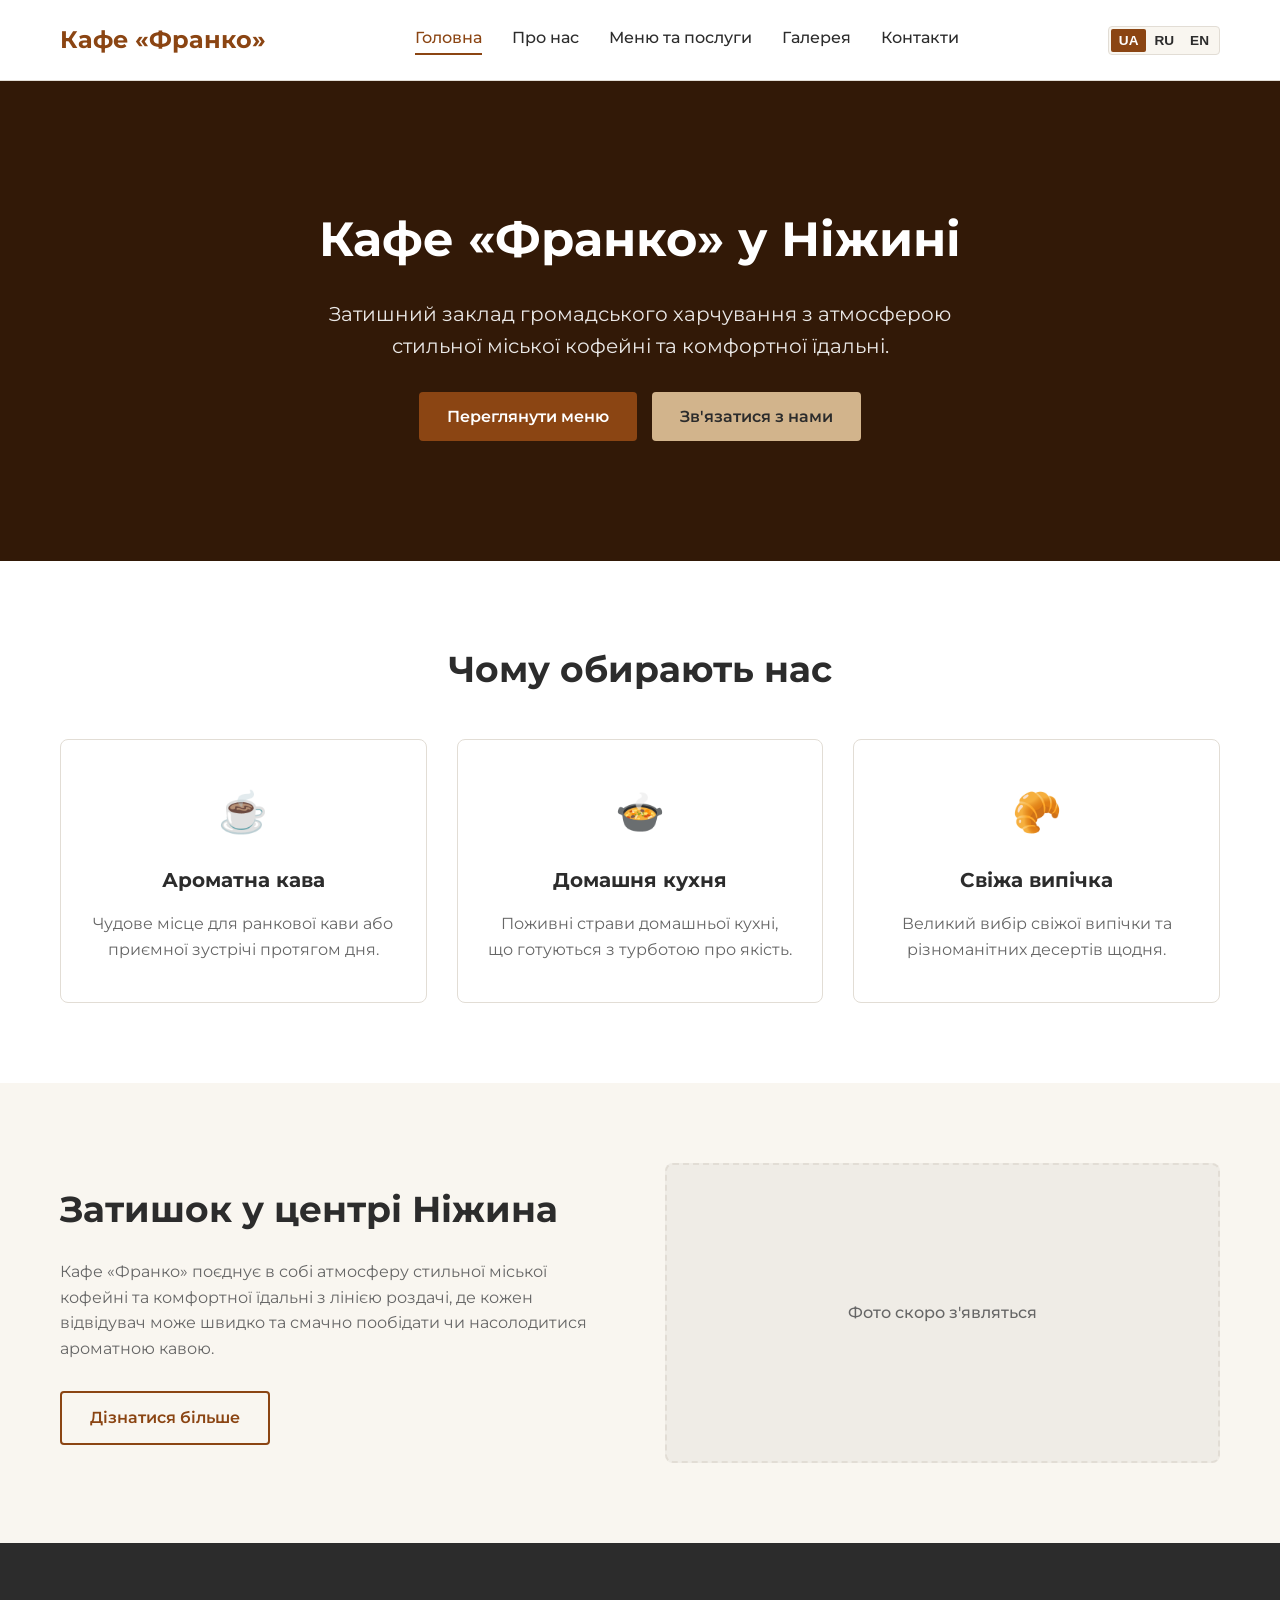
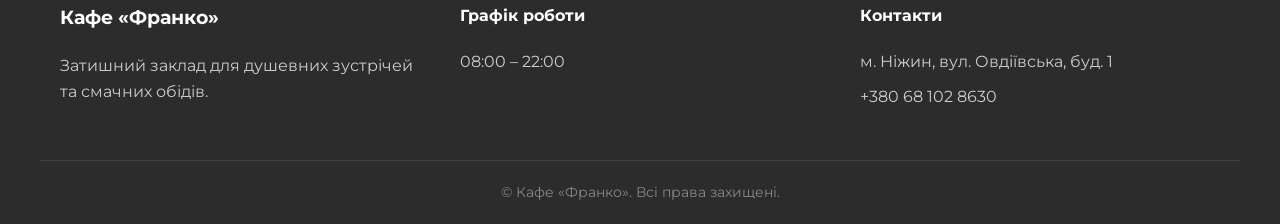
<file: index.html>
<!DOCTYPE html>
<html lang="uk">
<head>
    <meta charset="UTF-8">
    <meta name="viewport" content="width=device-width, initial-scale=1.0">
    <title>Кафе «Франко» — Ніжин</title>
    <link rel="stylesheet" href="assets/style.css">
    <link href="https://fonts.googleapis.com/css2?family=Montserrat:wght@400;500;600;700&display=swap" rel="stylesheet">
</head>
<body>
    <header class="site-header">
        <div class="container nav-container">
            <a href="index.html" class="logo" data-i18n="brand_name">Кафе «Франко»</a>
            <nav class="main-nav">
                <a href="index.html" class="nav-link active" data-i18n="nav_home">Головна</a>
                <a href="about.html" class="nav-link" data-i18n="nav_about">Про нас</a>
                <a href="services.html" class="nav-link" data-i18n="nav_services">Меню та послуги</a>
                <a href="gallery.html" class="nav-link" data-i18n="nav_gallery">Галерея</a>
                <a href="contacts.html" class="nav-link" data-i18n="nav_contacts">Контакти</a>
            </nav>
            <div class="header-controls">
                <div class="lang-switcher">
                    <button class="lang-btn active" data-lang="uk">UA</button>
                    <button class="lang-btn" data-lang="ru">RU</button>
                    <button class="lang-btn" data-lang="en">EN</button>
                </div>
                <button class="mobile-menu-toggle" aria-label="Меню">
                    <span></span><span></span><span></span>
                </button>
            </div>
        </div>
    </header>

    <main>
        <section class="hero">
            <div class="container hero-content">
                <h1 data-i18n="hero_title">Кафе «Франко» у Ніжині</h1>
                <p data-i18n="hero_subtitle">Затишний заклад громадського харчування з атмосферою стильної міської кофейні та комфортної їдальні.</p>
                <div class="hero-buttons">
                    <a href="services.html" class="btn btn-primary" data-i18n="btn_menu">Переглянути меню</a>
                    <a href="contacts.html" class="btn btn-secondary" data-i18n="btn_contacts">Зв'язатися з нами</a>
                </div>
            </div>
        </section>

        <section class="features section-padding">
            <div class="container">
                <h2 class="section-title" data-i18n="features_title">Чому обирають нас</h2>
                <div class="features-grid">
                    <div class="feature-card">
                        <div class="feature-icon">☕</div>
                        <h3 data-i18n="feat_1_title">Ароматна кава</h3>
                        <p data-i18n="feat_1_desc">Чудове місце для ранкової кави або приємної зустрічі протягом дня.</p>
                    </div>
                    <div class="feature-card">
                        <div class="feature-icon">🍲</div>
                        <h3 data-i18n="feat_2_title">Домашня кухня</h3>
                        <p data-i18n="feat_2_desc">Поживні страви домашньої кухні, що готуються з турботою про якість.</p>
                    </div>
                    <div class="feature-card">
                        <div class="feature-icon">🥐</div>
                        <h3 data-i18n="feat_3_title">Свіжа випічка</h3>
                        <p data-i18n="feat_3_desc">Великий вибір свіжої випічки та різноманітних десертів щодня.</p>
                    </div>
                </div>
            </div>
        </section>

        <section class="about-preview section-padding bg-light">
            <div class="container about-preview-grid">
                <div class="about-preview-text">
                    <h2 class="section-title" data-i18n="about_preview_title">Затишок у центрі Ніжина</h2>
                    <p data-i18n="about_preview_desc">Кафе «Франко» поєднує в собі атмосферу стильної міської кофейні та комфортної їдальні з лінією роздачі, де кожен відвідувач може швидко та смачно пообідати чи насолодитися ароматною кавою.</p>
                    <a href="about.html" class="btn btn-outline" data-i18n="btn_read_more">Дізнатися більше</a>
                </div>
                <div class="about-preview-image">
                    <div class="css-placeholder" data-i18n="photo_soon">Фото скоро з'являться</div>
                </div>
            </div>
        </section>
    </main>

    <footer class="site-footer">
        <div class="container footer-container">
            <div class="footer-col">
                <h3 data-i18n="brand_name">Кафе «Франко»</h3>
                <p data-i18n="footer_desc">Затишний заклад для душевних зустрічей та смачних обідів.</p>
            </div>
            <div class="footer-col">
                <h4 data-i18n="footer_hours_title">Графік роботи</h4>
                <p>08:00 – 22:00</p>
            </div>
            <div class="footer-col">
                <h4 data-i18n="footer_contacts_title">Контакти</h4>
                <p data-i18n="footer_address">м. Ніжин, вул. Овдіївська, буд. 1</p>
                <p><a href="tel:+380681028630">+380 68 102 8630</a></p>
            </div>
        </div>
        <div class="footer-bottom">
            <div class="container">
                <p>&copy; Кафе «Франко». <span data-i18n="all_rights">Всі права захищені.</span></p>
            </div>
        </div>
    </footer>

    <script src="assets/script.js"></script>
</body>
</html>
</file>
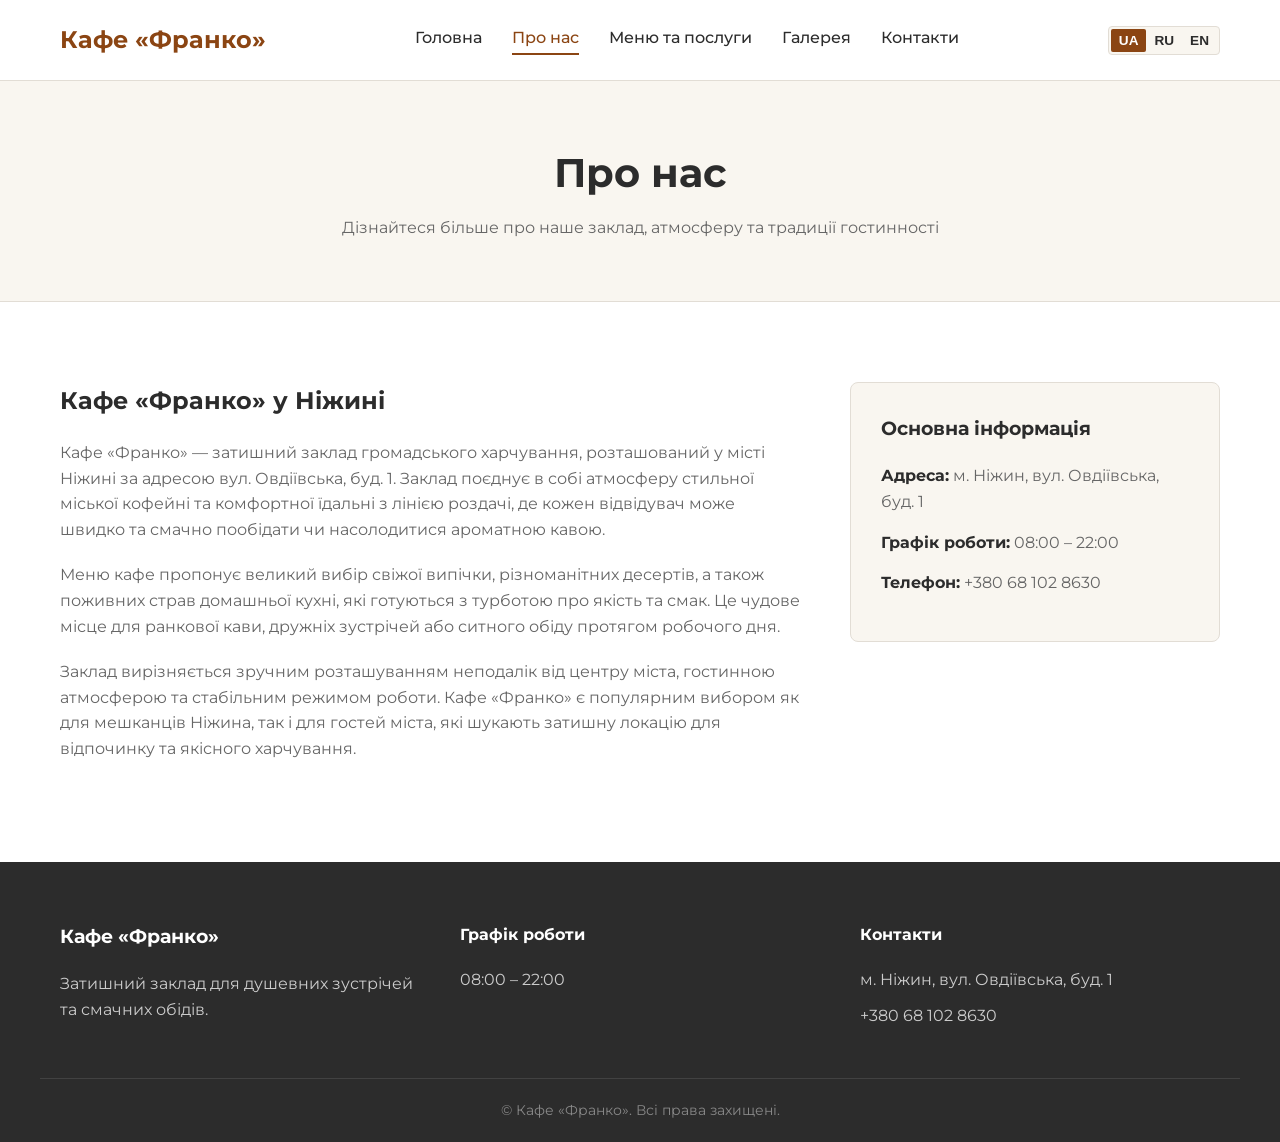
<file: about.html>
<!DOCTYPE html>
<html lang="uk">
<head>
    <meta charset="UTF-8">
    <meta name="viewport" content="width=device-width, initial-scale=1.0">
    <title>Про нас — Кафе «Франко»</title>
    <link rel="stylesheet" href="assets/style.css">
    <link href="https://fonts.googleapis.com/css2?family=Montserrat:wght@400;500;600;700&display=swap" rel="stylesheet">
</head>
<body>
    <header class="site-header">
        <div class="container nav-container">
            <a href="index.html" class="logo" data-i18n="brand_name">Кафе «Франко»</a>
            <nav class="main-nav">
                <a href="index.html" class="nav-link" data-i18n="nav_home">Головна</a>
                <a href="about.html" class="nav-link active" data-i18n="nav_about">Про нас</a>
                <a href="services.html" class="nav-link" data-i18n="nav_services">Меню та послуги</a>
                <a href="gallery.html" class="nav-link" data-i18n="nav_gallery">Галерея</a>
                <a href="contacts.html" class="nav-link" data-i18n="nav_contacts">Контакти</a>
            </nav>
            <div class="header-controls">
                <div class="lang-switcher">
                    <button class="lang-btn active" data-lang="uk">UA</button>
                    <button class="lang-btn" data-lang="ru">RU</button>
                    <button class="lang-btn" data-lang="en">EN</button>
                </div>
                <button class="mobile-menu-toggle" aria-label="Меню">
                    <span></span><span></span><span></span>
                </button>
            </div>
        </div>
    </header>

    <main>
        <section class="page-header">
            <div class="container">
                <h1 data-i18n="nav_about">Про нас</h1>
                <p data-i18n="about_subtitle">Дізнайтеся більше про наше кафе, атмосферу та традиції гостинності</p>
            </div>
        </section>

        <section class="section-padding">
            <div class="container about-content-grid">
                <div class="about-text">
                    <h2 data-i18n="about_heading">Кафе «Франко» у Ніжині</h2>
                    <p data-i18n="about_p1">Кафе «Франко» — затишний заклад громадського харчування, розташований у місті Ніжині за адресою вул. Овдіївська, буд. 1. Заклад поєднує в собі атмосферу стильної міської кофейні та комфортної їдальні з лінією роздачі, де кожен відвідувач може швидко та смачно пообідати чи насолодитися ароматною кавою.</p>
                    <p data-i18n="about_p2">Меню кафе пропонує великий вибір свіжої випічки, різноманітних десертів, а також поживних страв домашньої кухні, які готуються з турботою про якість та смак. Це чудове місце для ранкової кави, дружніх зустрічей або ситного обіду протягом робочого дня.</p>
                    <p data-i18n="about_p3">Заклад вирізняється зручним розташуванням неподалік від центру міста, гостинною атмосферою та стабільним режимом роботи. Кафе «Франко» є популярним вибором як для мешканців Ніжина, так і для гостей міста, які шукають затишну локацію для відпочинку та якісного харчування.</p>
                </div>
                <div class="about-sidebar">
                    <div class="info-card">
                        <h3 data-i18n="info_card_title">Основна інформація</h3>
                        <ul>
                            <li><strong data-i18n="lbl_address">Адреса:</strong> <span data-i18n="footer_address">м. Ніжин, вул. Овдіївська, буд. 1</span></li>
                            <li><strong data-i18n="lbl_hours">Графік роботи:</strong> 08:00 – 22:00</li>
                            <li><strong data-i18n="lbl_phone">Телефон:</strong> <a href="tel:+380681028630">+380 68 102 8630</a></li>
                        </ul>
                    </div>
                </div>
            </div>
        </section>
    </main>

    <footer class="site-footer">
        <div class="container footer-container">
            <div class="footer-col">
                <h3 data-i18n="brand_name">Кафе «Франко»</h3>
                <p data-i18n="footer_desc">Затишний заклад для душевних зустрічей та смачних обідів.</p>
            </div>
            <div class="footer-col">
                <h4 data-i18n="footer_hours_title">Графік роботи</h4>
                <p>08:00 – 22:00</p>
            </div>
            <div class="footer-col">
                <h4 data-i18n="footer_contacts_title">Контакти</h4>
                <p data-i18n="footer_address">м. Ніжин, вул. Овдіївська, буд. 1</p>
                <p><a href="tel:+380681028630">+380 68 102 8630</a></p>
            </div>
        </div>
        <div class="footer-bottom">
            <div class="container">
                <p>&copy; Кафе «Франко». <span data-i18n="all_rights">Всі права захищені.</span></p>
            </div>
        </div>
    </footer>

    <script src="assets/script.js"></script>
</body>
</html>
</file>
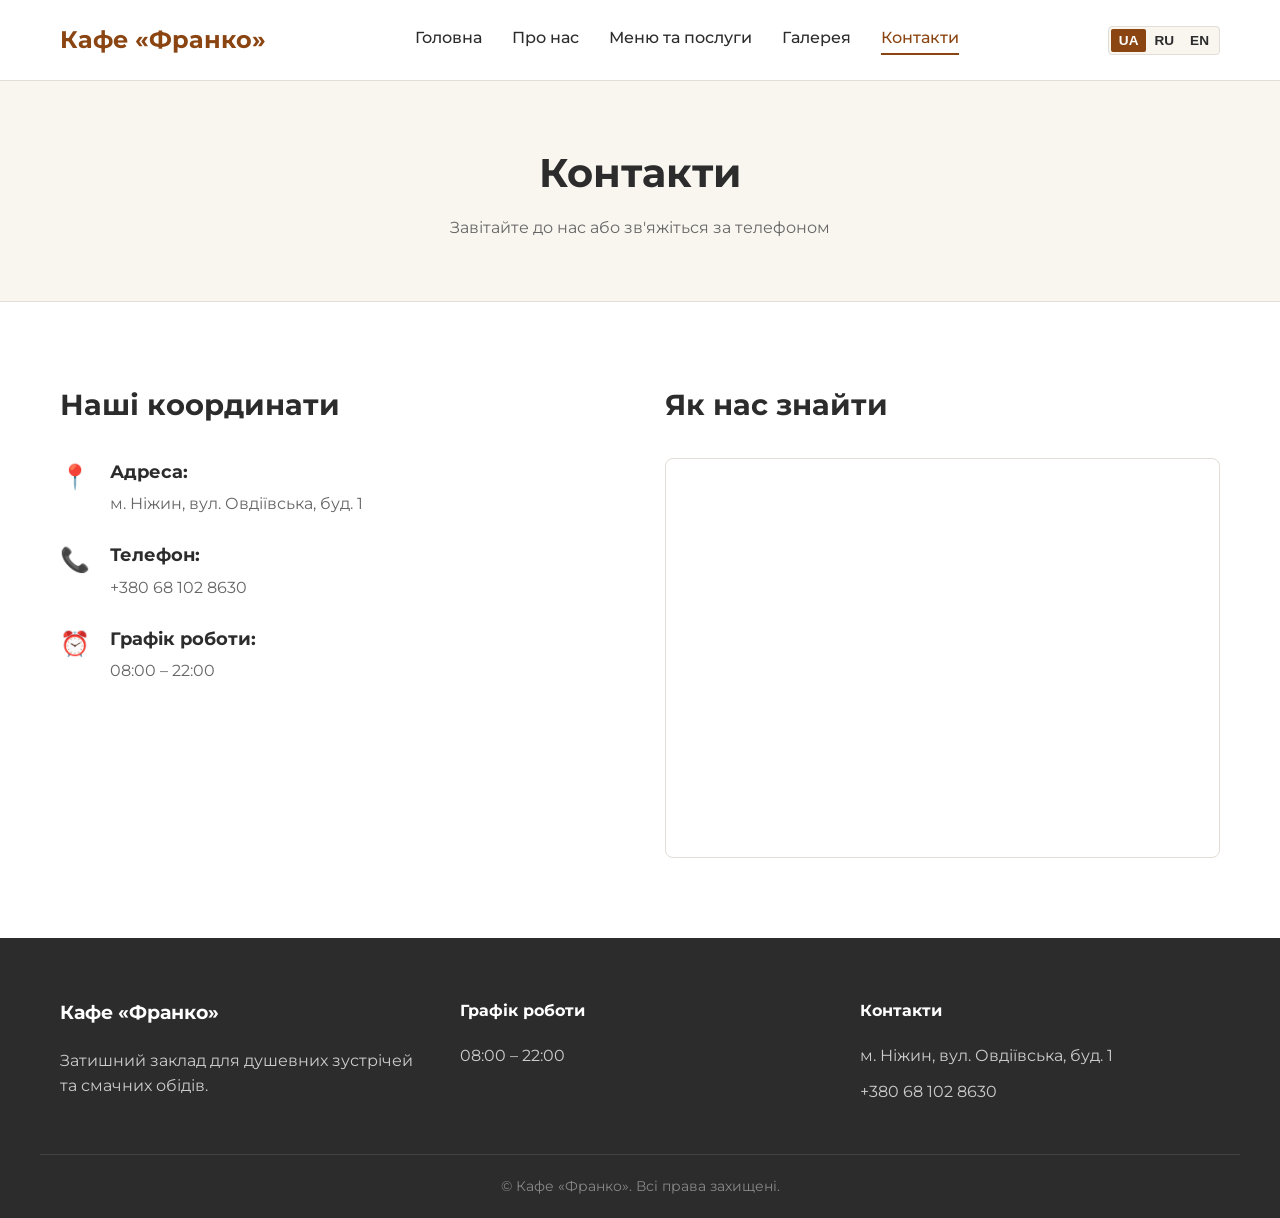
<file: contacts.html>
<!DOCTYPE html>
<html lang="uk">
<head>
    <meta charset="UTF-8">
    <meta name="viewport" content="width=device-width, initial-scale=1.0">
    <title>Контакти — Кафе «Франко»</title>
    <link rel="stylesheet" href="assets/style.css">
    <link href="https://fonts.googleapis.com/css2?family=Montserrat:wght@400;500;600;700&display=swap" rel="stylesheet">
</head>
<body>
    <header class="site-header">
        <div class="container nav-container">
            <a href="index.html" class="logo" data-i18n="brand_name">Кафе «Франко»</a>
            <nav class="main-nav">
                <a href="index.html" class="nav-link" data-i18n="nav_home">Головна</a>
                <a href="about.html" class="nav-link" data-i18n="nav_about">Про нас</a>
                <a href="services.html" class="nav-link" data-i18n="nav_services">Меню та послуги</a>
                <a href="gallery.html" class="nav-link" data-i18n="nav_gallery">Галерея</a>
                <a href="contacts.html" class="nav-link active" data-i18n="nav_contacts">Контакти</a>
            </nav>
            <div class="header-controls">
                <div class="lang-switcher">
                    <button class="lang-btn active" data-lang="uk">UA</button>
                    <button class="lang-btn" data-lang="ru">RU</button>
                    <button class="lang-btn" data-lang="en">EN</button>
                </div>
                <button class="mobile-menu-toggle" aria-label="Меню">
                    <span></span><span></span><span></span>
                </button>
            </div>
        </div>
    </header>

    <main>
        <section class="page-header">
            <div class="container">
                <h1 data-i18n="nav_contacts">Контакти</h1>
                <p data-i18n="contacts_subtitle">Завітайте до нас або зв'яжіться за телефоном</p>
            </div>
        </section>

        <section class="section-padding">
            <div class="container contacts-grid">
                <div class="contact-info-box">
                    <h2 data-i18n="contact_info_title">Наші координати</h2>
                    <div class="contact-item">
                        <div class="contact-icon">📍</div>
                        <div>
                            <h3 data-i18n="lbl_address">Адреса</h3>
                            <p data-i18n="footer_address">м. Ніжин, вул. Овдіївська, буд. 1</p>
                        </div>
                    </div>
                    <div class="contact-item">
                        <div class="contact-icon">📞</div>
                        <div>
                            <h3 data-i18n="lbl_phone">Телефон</h3>
                            <p><a href="tel:+380681028630">+380 68 102 8630</a></p>
                        </div>
                    </div>
                    <div class="contact-item">
                        <div class="contact-icon">⏰</div>
                        <div>
                            <h3 data-i18n="lbl_hours">Графік роботи</h3>
                            <p>08:00 – 22:00</p>
                        </div>
                    </div>
                </div>
                <div class="contact-map-box">
                    <h2 data-i18n="map_title">Як нас знайти</h2>
                    <div class="map-wrapper">
                        <iframe 
                            src="https://www.google.com/maps/embed?pb=!1m18!1m12!1m3!1d2531.4285!2d31.884!3d51.714!2m3!1f0!2f0!3f0!3m2!1i1024!2i768!4f13.1!3m3!1m2!1s0x0%3A0x0!2z0LLRg9C7LiDQntCS0LTRg9C40LLRgdGM0LrQuAsgMSwg0J3GnC...&output=embed"
                            width="100%" 
                            height="100%" 
                            style="border:0;" 
                            allowfullscreen="" 
                            loading="lazy" 
                            title="Кафе Франко на мапі">
                        </iframe>
                    </div>
                </div>
            </div>
        </section>
    </main>

    <footer class="site-footer">
        <div class="container footer-container">
            <div class="footer-col">
                <h3 data-i18n="brand_name">Кафе «Франко»</h3>
                <p data-i18n="footer_desc">Затишний заклад для душевних зустрічей та смачних обідів.</p>
            </div>
            <div class="footer-col">
                <h4 data-i18n="footer_hours_title">Графік роботи</h4>
                <p>08:00 – 22:00</p>
            </div>
            <div class="footer-col">
                <h4 data-i18n="footer_contacts_title">Контакти</h4>
                <p data-i18n="footer_address">м. Ніжин, вул. Овдіївська, буд. 1</p>
                <p><a href="tel:+380681028630">+380 68 102 8630</a></p>
            </div>
        </div>
        <div class="footer-bottom">
            <div class="container">
                <p>&copy; Кафе «Франко». <span data-i18n="all_rights">Всі права захищені.</span></p>
            </div>
        </div>
    </footer>

    <script src="assets/script.js"></script>
</body>
</html>
</file>
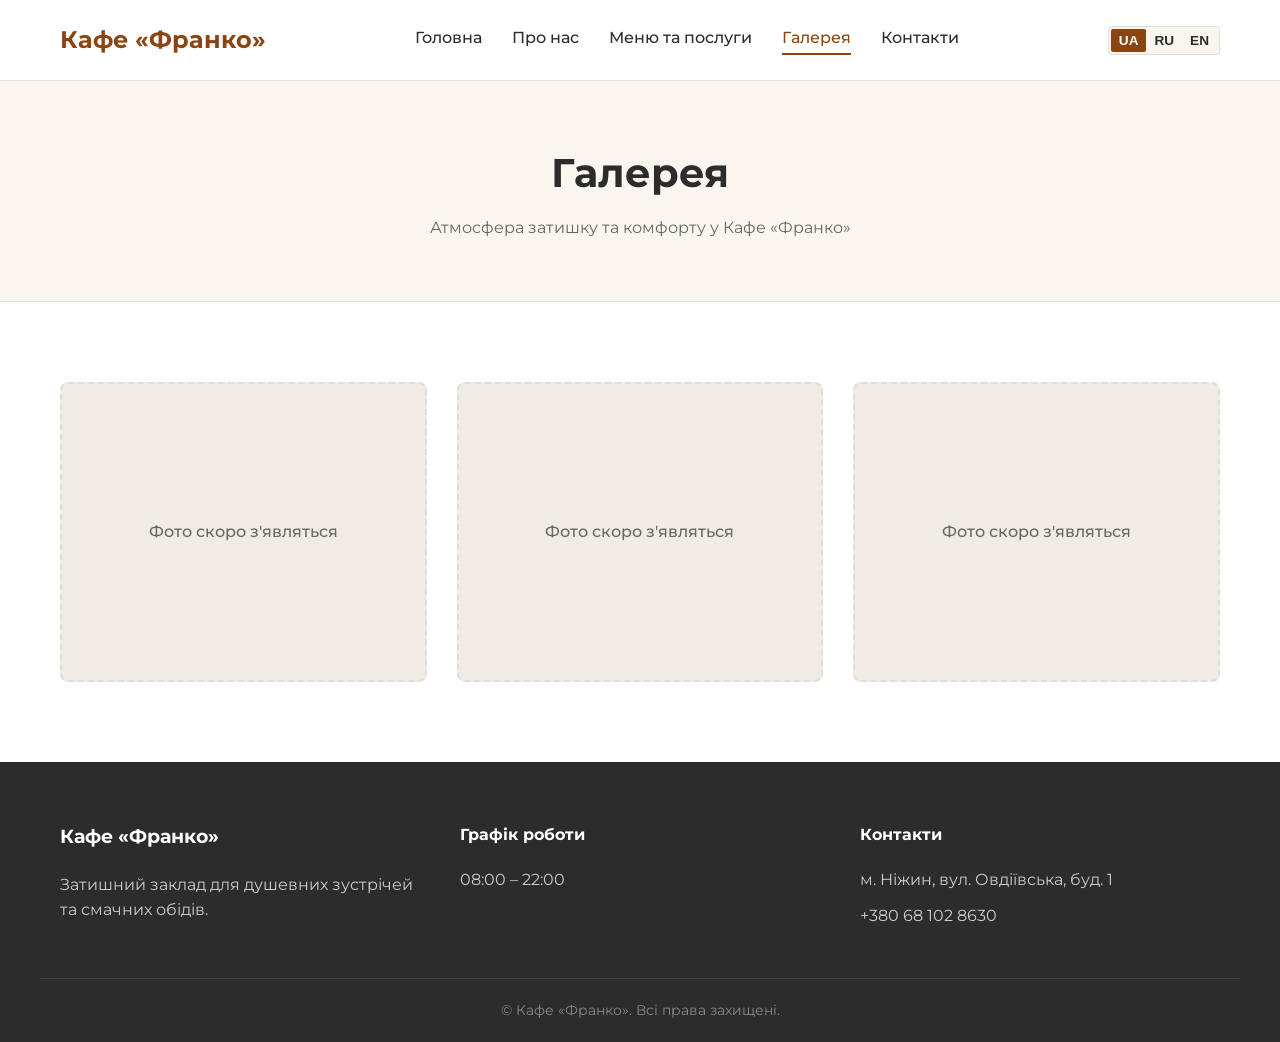
<file: gallery.html>
<!DOCTYPE html>
<html lang="uk">
<head>
    <meta charset="UTF-8">
    <meta name="viewport" content="width=device-width, initial-scale=1.0">
    <title>Галерея — Кафе «Франко»</title>
    <link rel="stylesheet" href="assets/style.css">
    <link href="https://fonts.googleapis.com/css2?family=Montserrat:wght@400;500;600;700&display=swap" rel="stylesheet">
</head>
<body>
    <header class="site-header">
        <div class="container nav-container">
            <a href="index.html" class="logo" data-i18n="brand_name">Кафе «Франко»</a>
            <nav class="main-nav">
                <a href="index.html" class="nav-link" data-i18n="nav_home">Головна</a>
                <a href="about.html" class="nav-link" data-i18n="nav_about">Про нас</a>
                <a href="services.html" class="nav-link" data-i18n="nav_services">Меню та послуги</a>
                <a href="gallery.html" class="nav-link active" data-i18n="nav_gallery">Галерея</a>
                <a href="contacts.html" class="nav-link" data-i18n="nav_contacts">Контакти</a>
            </nav>
            <div class="header-controls">
                <div class="lang-switcher">
                    <button class="lang-btn active" data-lang="uk">UA</button>
                    <button class="lang-btn" data-lang="ru">RU</button>
                    <button class="lang-btn" data-lang="en">EN</button>
                </div>
                <button class="mobile-menu-toggle" aria-label="Меню">
                    <span></span><span></span><span></span>
                </button>
            </div>
        </div>
    </header>

    <main>
        <section class="page-header">
            <div class="container">
                <h1 data-i18n="nav_gallery">Галерея</h1>
                <p data-i18n="gallery_subtitle">Атмосфера затишку та комфорту у Кафе «Франко»</p>
            </div>
        </section>

        <section class="section-padding">
            <div class="container">
                <div class="gallery-grid">
                    <div class="gallery-item">
                        <div class="css-placeholder" data-i18n="photo_soon">Фото скоро з'являться</div>
                    </div>
                    <div class="gallery-item">
                        <div class="css-placeholder" data-i18n="photo_soon">Фото скоро з'являться</div>
                    </div>
                    <div class="gallery-item">
                        <div class="css-placeholder" data-i18n="photo_soon">Фото скоро з'являться</div>
                    </div>
                </div>
            </div>
        </section>
    </main>

    <footer class="site-footer">
        <div class="container footer-container">
            <div class="footer-col">
                <h3 data-i18n="brand_name">Кафе «Франко»</h3>
                <p data-i18n="footer_desc">Затишний заклад для душевних зустрічей та смачних обідів.</p>
            </div>
            <div class="footer-col">
                <h4 data-i18n="footer_hours_title">Графік роботи</h4>
                <p>08:00 – 22:00</p>
            </div>
            <div class="footer-col">
                <h4 data-i18n="footer_contacts_title">Контакти</h4>
                <p data-i18n="footer_address">м. Ніжин, вул. Овдіївська, буд. 1</p>
                <p><a href="tel:+380681028630">+380 68 102 8630</a></p>
            </div>
        </div>
        <div class="footer-bottom">
            <div class="container">
                <p>&copy; Кафе «Франко». <span data-i18n="all_rights">Всі права захищені.</span></p>
            </div>
        </div>
    </footer>

    <script src="assets/script.js"></script>
</body>
</html>
</file>
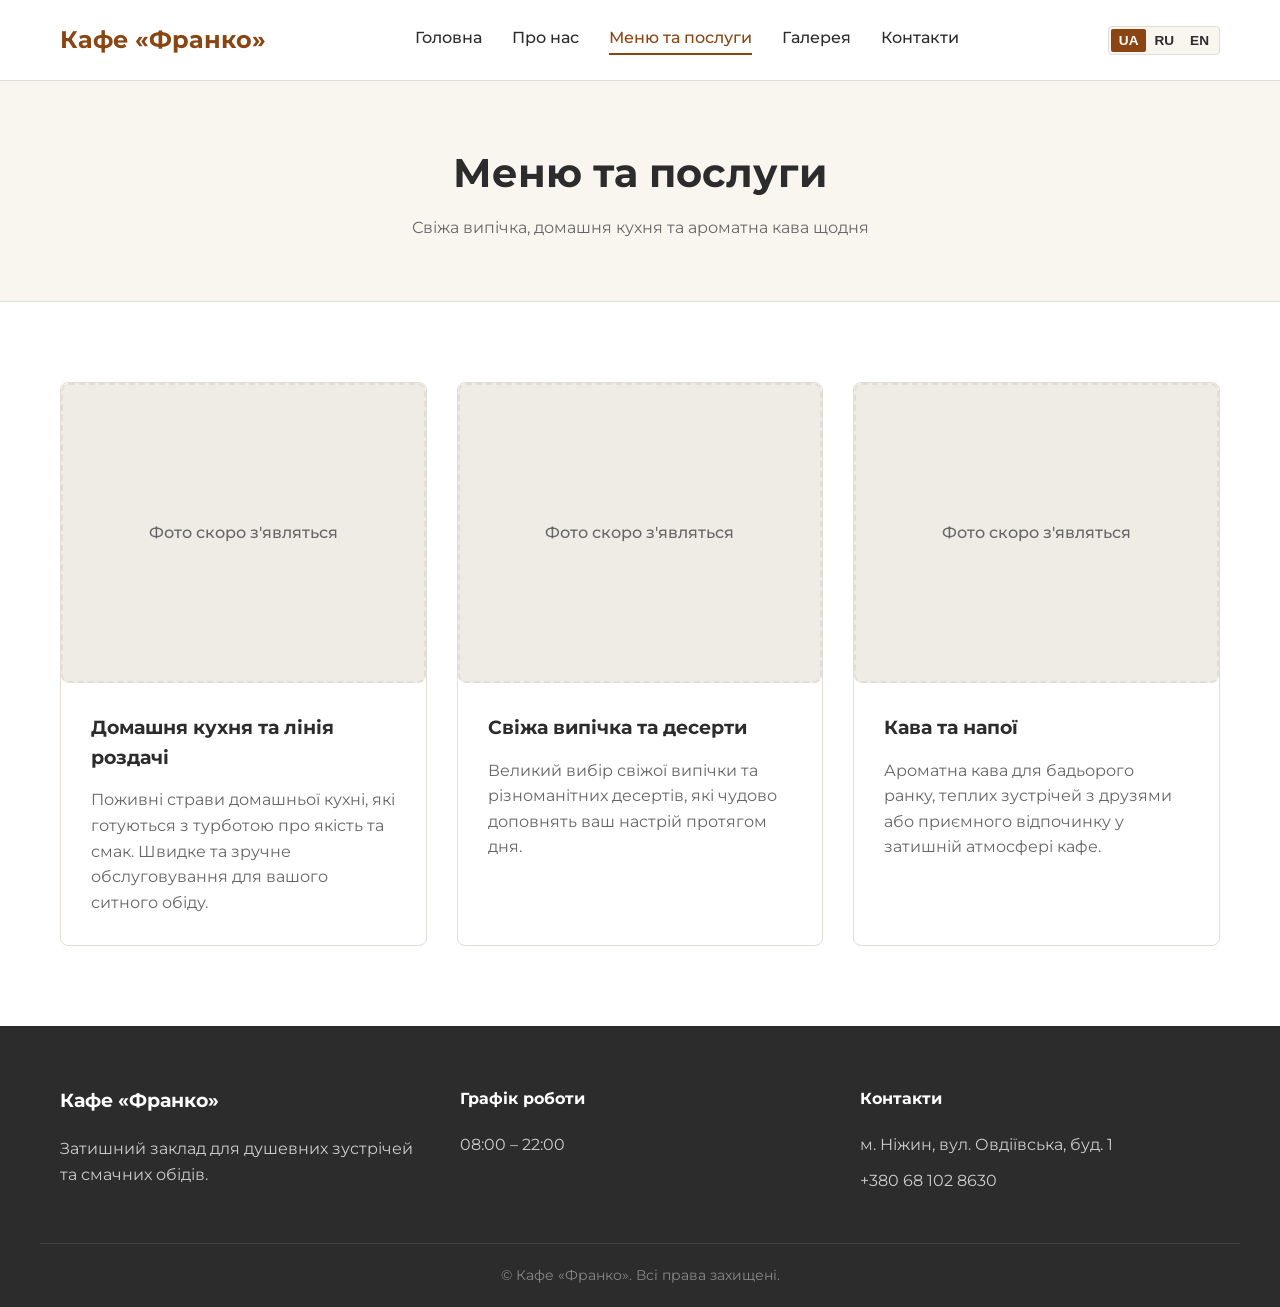
<file: services.html>
<!DOCTYPE html>
<html lang="uk">
<head>
    <meta charset="UTF-8">
    <meta name="viewport" content="width=device-width, initial-scale=1.0">
    <title>Меню та послуги — Кафе «Франко»</title>
    <link rel="stylesheet" href="assets/style.css">
    <link href="https://fonts.googleapis.com/css2?family=Montserrat:wght@400;500;600;700&display=swap" rel="stylesheet">
</head>
<body>
    <header class="site-header">
        <div class="container nav-container">
            <a href="index.html" class="logo" data-i18n="brand_name">Кафе «Франко»</a>
            <nav class="main-nav">
                <a href="index.html" class="nav-link" data-i18n="nav_home">Головна</a>
                <a href="about.html" class="nav-link" data-i18n="nav_about">Про нас</a>
                <a href="services.html" class="nav-link active" data-i18n="nav_services">Меню та послуги</a>
                <a href="gallery.html" class="nav-link" data-i18n="nav_gallery">Галерея</a>
                <a href="contacts.html" class="nav-link" data-i18n="nav_contacts">Контакти</a>
            </nav>
            <div class="header-controls">
                <div class="lang-switcher">
                    <button class="lang-btn active" data-lang="uk">UA</button>
                    <button class="lang-btn" data-lang="ru">RU</button>
                    <button class="lang-btn" data-lang="en">EN</button>
                </div>
                <button class="mobile-menu-toggle" aria-label="Меню">
                    <span></span><span></span><span></span>
                </button>
            </div>
        </div>
    </header>

    <main>
        <section class="page-header">
            <div class="container">
                <h1 data-i18n="nav_services">Меню та послуги</h1>
                <p data-i18n="services_subtitle">Свіжа випічка, домашня кухня та ароматна кава щодня</p>
            </div>
        </section>

        <section class="section-padding">
            <div class="container">
                <div class="services-grid">
                    <div class="service-card">
                        <div class="service-image-placeholder">
                            <div class="css-placeholder" data-i18n="photo_soon">Фото скоро з'являться</div>
                        </div>
                        <div class="service-content">
                            <h3 data-i18n="serv_1_title">Домашня кухня та лінія роздачі</h3>
                            <p data-i18n="serv_1_desc">Поживні страви домашньої кухні, які готуються з турботою про якість та смак. Швидке та зручне обслуговування для вашого ситного обіду.</p>
                        </div>
                    </div>
                    <div class="service-card">
                        <div class="service-image-placeholder">
                            <div class="css-placeholder" data-i18n="photo_soon">Фото скоро з'являться</div>
                        </div>
                        <div class="service-content">
                            <h3 data-i18n="serv_2_title">Свіжа випічка та десерти</h3>
                            <p data-i18n="serv_2_desc">Великий вибір свіжої випічки та різноманітних десертів, які чудово доповнять ваш настрій протягом дня.</p>
                        </div>
                    </div>
                    <div class="service-card">
                        <div class="service-image-placeholder">
                            <div class="css-placeholder" data-i18n="photo_soon">Фото скоро з'являться</div>
                        </div>
                        <div class="service-content">
                            <h3 data-i18n="serv_3_title">Кава та напої</h3>
                            <p data-i18n="serv_3_desc">Ароматна кава для бадьорого ранку, теплих зустрічей з друзями або приємного відпочинку у затишній атмосфері кафе.</p>
                        </div>
                    </div>
                </div>
            </div>
        </section>
    </main>

    <footer class="site-footer">
        <div class="container footer-container">
            <div class="footer-col">
                <h3 data-i18n="brand_name">Кафе «Франко»</h3>
                <p data-i18n="footer_desc">Затишний заклад для душевних зустрічей та смачних обідів.</p>
            </div>
            <div class="footer-col">
                <h4 data-i18n="footer_hours_title">Графік роботи</h4>
                <p>08:00 – 22:00</p>
            </div>
            <div class="footer-col">
                <h4 data-i18n="footer_contacts_title">Контакти</h4>
                <p data-i18n="footer_address">м. Ніжин, вул. Овдіївська, буд. 1</p>
                <p><a href="tel:+380681028630">+380 68 102 8630</a></p>
            </div>
        </div>
        <div class="footer-bottom">
            <div class="container">
                <p>&copy; Кафе «Франко». <span data-i18n="all_rights">Всі права захищені.</span></p>
            </div>
        </div>
    </footer>

    <script src="assets/script.js"></script>
</body>
</html>
</file>
<file: assets/style.css>
:root {
    --primary: #8B4513;
    --primary-dark: #65320e;
    --secondary: #D2B48C;
    --text-dark: #2C2C2C;
    --text-light: #666666;
    --bg-light: #F9F6F0;
    --white: #FFFFFF;
    --border-color: #E2DDD5;
    --transition: all 0.3s ease;
}

* {
    box-sizing: border-box;
    margin: 0;
    padding: 0;
}

body {
    font-family: 'Montserrat', sans-serif;
    color: var(--text-dark);
    background-color: var(--white);
    line-height: 1.6;
    display: flex;
    flex-direction: column;
    min-height: 100vh;
}

a {
    text-decoration: none;
    color: inherit;
    transition: var(--transition);
}

ul {
    list-style: none;
}

.container {
    width: 100%;
    max-width: 1200px;
    margin: 0 auto;
    padding: 0 20px;
}

/* Header */
.site-header {
    background-color: var(--white);
    border-bottom: 1px solid var(--border-color);
    position: sticky;
    top: 0;
    z-index: 1000;
}

.nav-container {
    display: flex;
    align-items: center;
    justify-content: space-between;
    height: 80px;
}

.logo {
    font-weight: 700;
    font-size: 1.5rem;
    color: var(--primary);
}

.main-nav {
    display: flex;
    gap: 30px;
}

.nav-link {
    font-weight: 500;
    color: var(--text-dark);
    position: relative;
    padding-bottom: 5px;
}

.nav-link:hover,
.nav-link.active {
    color: var(--primary);
}

.nav-link.active::after {
    content: '';
    position: absolute;
    bottom: 0;
    left: 0;
    width: 100%;
    height: 2px;
    background-color: var(--primary);
}

.header-controls {
    display: flex;
    align-items: center;
    gap: 15px;
}

.lang-switcher {
    display: flex;
    background: var(--bg-light);
    border-radius: 4px;
    padding: 2px;
    border: 1px solid var(--border-color);
}

.lang-btn {
    background: none;
    border: none;
    padding: 4px 8px;
    font-size: 0.85rem;
    font-weight: 600;
    cursor: pointer;
    border-radius: 2px;
    color: var(--text-dark);
    transition: var(--transition);
}

.lang-btn.active,
.lang-btn:hover {
    background: var(--primary);
    color: var(--white);
}

.mobile-menu-toggle {
    display: none;
    flex-direction: column;
    justify-content: space-between;
    width: 30px;
    height: 21px;
    background: none;
    border: none;
    cursor: pointer;
}

.mobile-menu-toggle span {
    width: 100%;
    height: 3px;
    background-color: var(--primary);
    border-radius: 2px;
    transition: var(--transition);
}

/* Hero Section */
.hero {
    background: linear-gradient(rgba(0,0,0,0.5), rgba(0,0,0,0.5)), var(--primary-dark);
    color: var(--white);
    padding: 120px 0;
    text-align: center;
    background-size: cover;
    background-position: center;
}

.hero-content h1 {
    font-size: 3rem;
    margin-bottom: 20px;
    font-weight: 700;
}

.hero-content p {
    font-size: 1.25rem;
    max-width: 700px;
    margin: 0 auto 30px;
    opacity: 0.9;
}

.hero-buttons {
    display: flex;
    justify-content: center;
    gap: 15px;
}

/* Buttons */
.btn {
    display: inline-block;
    padding: 12px 28px;
    border-radius: 4px;
    font-weight: 600;
    text-align: center;
    cursor: pointer;
    transition: var(--transition);
}

.btn-primary {
    background-color: var(--primary);
    color: var(--white);
}

.btn-primary:hover {
    background-color: var(--primary-dark);
}

.btn-secondary {
    background-color: var(--secondary);
    color: var(--text-dark);
}

.btn-secondary:hover {
    background-color: #c4a47c;
}

.btn-outline {
    border: 2px solid var(--primary);
    color: var(--primary);
}

.btn-outline:hover {
    background-color: var(--primary);
    color: var(--white);
}

/* Sections */
.section-padding {
    padding: 80px 0;
}

.bg-light {
    background-color: var(--bg-light);
}

.section-title {
    font-size: 2.25rem;
    margin-bottom: 40px;
    text-align: center;
    color: var(--text-dark);
}

/* Features */
.features-grid {
    display: grid;
    grid-template-columns: repeat(auto-fit, minmax(300px, 1fr));
    gap: 30px;
}

.feature-card {
    background: var(--white);
    padding: 40px 30px;
    border-radius: 8px;
    border: 1px solid var(--border-color);
    text-align: center;
    transition: var(--transition);
}

.feature-card:hover {
    transform: translateY(-5px);
    box-shadow: 0 10px 20px rgba(0,0,0,0.05);
}

.feature-icon {
    font-size: 2.5rem;
    margin-bottom: 20px;
}

.feature-card h3 {
    margin-bottom: 15px;
    font-size: 1.25rem;
}

.feature-card p {
    color: var(--text-light);
}

/* About Preview */
.about-preview-grid {
    display: grid;
    grid-template-columns: 1fr 1fr;
    gap: 50px;
    align-items: center;
}

.about-preview-text h2 {
    text-align: left;
    margin-bottom: 20px;
}

.about-preview-text p {
    color: var(--text-light);
    margin-bottom: 30px;
}

/* Placeholders */
.css-placeholder {
    width: 100%;
    height: 300px;
    background-color: #EFECE6;
    border: 2px dashed var(--border-color);
    display: flex;
    align-items: center;
    justify-content: center;
    color: var(--text-light);
    font-weight: 500;
    border-radius: 8px;
    text-align: center;
    padding: 20px;
}

/* Page Header */
.page-header {
    background-color: var(--bg-light);
    padding: 60px 0;
    text-align: center;
    border-bottom: 1px solid var(--border-color);
}

.page-header h1 {
    font-size: 2.5rem;
    margin-bottom: 10px;
}

.page-header p {
    color: var(--text-light);
}

/* About Page */
.about-content-grid {
    display: grid;
    grid-template-columns: 2fr 1fr;
    gap: 50px;
}

.about-text p {
    margin-bottom: 20px;
    color: var(--text-light);
}

.about-text h2 {
    margin-bottom: 20px;
}

.info-card {
    background: var(--bg-light);
    padding: 30px;
    border-radius: 8px;
    border: 1px solid var(--border-color);
}

.info-card h3 {
    margin-bottom: 20px;
    font-size: 1.2rem;
}

.info-card ul li {
    margin-bottom: 15px;
    color: var(--text-light);
}

.info-card ul li strong {
    color: var(--text-dark);
}

/* Services Grid */
.services-grid {
    display: grid;
    grid-template-columns: repeat(auto-fit, minmax(350px, 1fr));
    gap: 30px;
}

.service-card {
    background: var(--white);
    border: 1px solid var(--border-color);
    border-radius: 8px;
    overflow: hidden;
    transition: var(--transition);
}

.service-card:hover {
    box-shadow: 0 10px 20px rgba(0,0,0,0.05);
}

.service-content {
    padding: 30px;
}

.service-content h3 {
    margin-bottom: 15px;
}

.service-content p {
    color: var(--text-light);
}

/* Gallery Grid */
.gallery-grid {
    display: grid;
    grid-template-columns: repeat(auto-fit, minmax(350px, 1fr));
    gap: 30px;
}

/* Contacts Page */
.contacts-grid {
    display: grid;
    grid-template-columns: 1fr 1fr;
    gap: 50px;
}

.contact-info-box h2,
.contact-map-box h2 {
    margin-bottom: 30px;
    font-size: 1.8rem;
}

.contact-item {
    display: flex;
    gap: 20px;
    margin-bottom: 25px;
}

.contact-icon {
    font-size: 1.5rem;
    color: var(--primary);
}

.contact-item h3 {
    font-size: 1.1rem;
    margin-bottom: 5px;
}

.contact-item p {
    color: var(--text-light);
}

.map-wrapper {
    width: 100%;
    height: 400px;
    border-radius: 8px;
    overflow: hidden;
    border: 1px solid var(--border-color);
}

/* Footer */
.site-footer {
    background-color: var(--text-dark);
    color: var(--white);
    margin-top: auto;
    padding: 60px 0 0;
}

.footer-container {
    display: grid;
    grid-template-columns: repeat(auto-fit, minmax(250px, 1fr));
    gap: 40px;
    padding-bottom: 40px;
    border-bottom: 1px solid rgba(255,255,255,0.1);
}

.footer-col h3, .footer-col h4 {
    margin-bottom: 20px;
}

.footer-col p,
.footer-col a {
    color: #CCCCCC;
    margin-bottom: 10px;
    display: block;
}

.footer-col a:hover {
    color: var(--secondary);
}

.footer-bottom {
    padding: 20px 0;
    text-align: center;
    color: #888888;
    font-size: 0.9rem;
}

/* Responsive */
@media(max-width: 992px) {
    .about-preview-grid,
    .about-content-grid,
    .contacts-grid {
        grid-template-columns: 1fr;
    }
}

@media(max-width: 768px) {
    .main-nav {
        display: none;
        position: absolute;
        top: 80px;
        left: 0;
        width: 100%;
        background: var(--white);
        flex-direction: column;
        padding: 20px;
        border-bottom: 1px solid var(--border-color);
        box-shadow: 0 10px 20px rgba(0,0,0,0.05);
        gap: 15px;
    }

    .main-nav.active {
        display: flex;
    }

    .mobile-menu-toggle {
        display: flex;
    }

    .hero-content h1 {
        font-size: 2.2rem;
    }
    
    .hero-buttons {
        flex-direction: column;
        align-items: center;
    }
}
</file>
